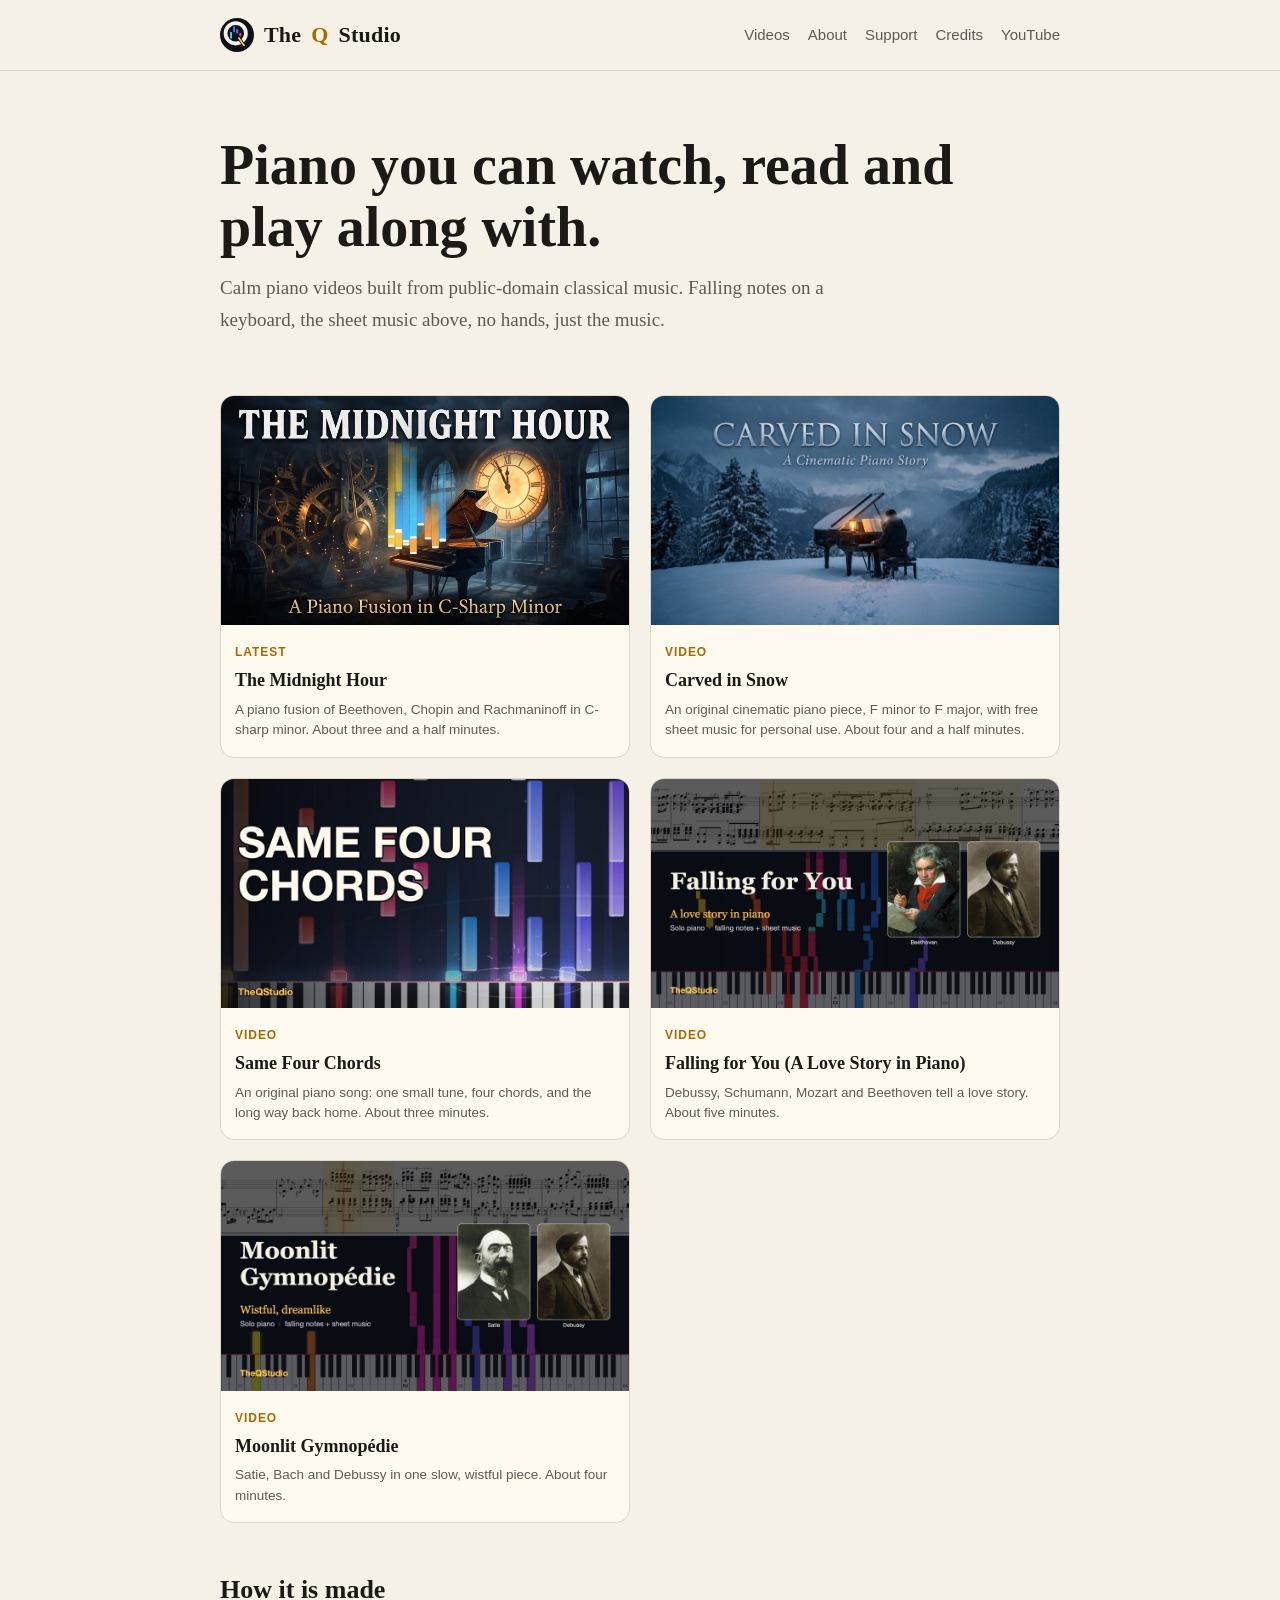
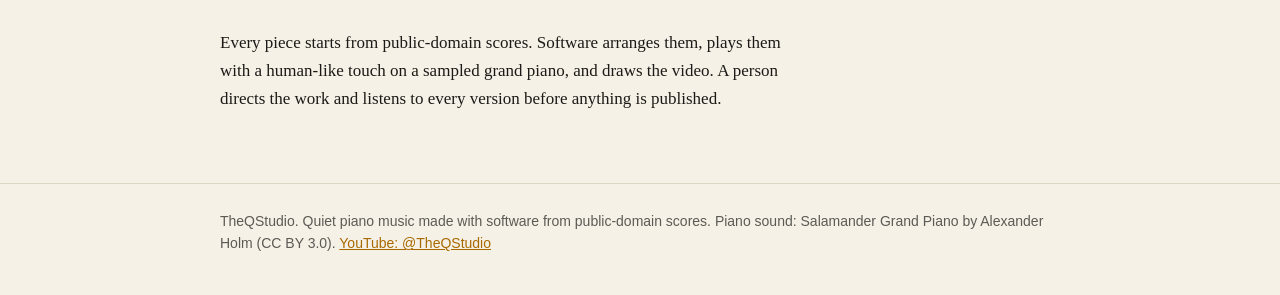
<file: index.html>
<!doctype html>
<html lang="en"><head><meta charset="utf-8"><meta name="viewport" content="width=device-width,initial-scale=1"><link rel="icon" type="image/svg+xml" href="assets/logo.svg"><link rel="icon" type="image/png" sizes="32x32" href="assets/favicon-32.png"><link rel="apple-touch-icon" href="assets/apple-touch-icon.png">
<title>TheQStudio | Piano with falling notes and sheet music</title><meta name="description" content="Quiet piano music videos: public-domain classical pieces arranged and played by software, with falling notes and sheet music.">
<meta name="robots" content="index,follow"><meta name="referrer" content="no-referrer">
<link rel="stylesheet" href="style.css"></head><body>
<header><div class="wrap"><a class="brand" href="index.html"><img src="assets/logo.svg" alt="" width="34" height="34">The<b>Q</b>Studio</a>
<nav><a href="index.html#videos">Videos</a><a href="about.html">About</a><a href="support.html">Support</a><a href="credits.html">Credits</a><a href="https://www.youtube.com/@TheQStudio" rel="noopener">YouTube</a></nav></div></header>
<main class="wrap">
<section class="hero"><h1>Piano you can watch, read and play along with.</h1>
<p>Calm piano videos built from public-domain classical music. Falling notes on a keyboard, the sheet music above, no hands, just the music.</p></section>
<section id="videos" class="grid"><a class="card" href="videos/midnight-hour.html"><img src="assets/midnight-hour.jpg" alt="A clock tower and a piano"><div><span class="tag">Latest</span><h2>The Midnight Hour</h2><p>A piano fusion of Beethoven, Chopin and Rachmaninoff in C-sharp minor. About three and a half minutes.</p></div></a><a class="card" href="videos/carved-in-snow.html"><img src="assets/carved-in-snow.jpg" alt="A piano in a snowy mountain valley at dusk"><div><span class="tag">Video</span><h2>Carved in Snow</h2><p>An original cinematic piano piece, F minor to F major, with free sheet music for personal use. About four and a half minutes.</p></div></a><a class="card" href="videos/same-four-chords.html"><img src="assets/same-four-chords.jpg" alt="Same Four Chords: falling piano notes over a keyboard"><div><span class="tag">Video</span><h2>Same Four Chords</h2><p>An original piano song: one small tune, four chords, and the long way back home. About three minutes.</p></div></a>
<a class="card" href="videos/falling-for-you.html"><img src="assets/falling-for-you.jpg" alt="Falling for You: falling notes over a keyboard with portraits of Beethoven and Debussy"><div><span class="tag">Video</span><h2>Falling for You (A Love Story in Piano)</h2><p>Debussy, Schumann, Mozart and Beethoven tell a love story. About five minutes.</p></div></a>
<a class="card" href="videos/moonlit-gymnopedie.html"><img src="assets/moonlit-gymnopedie.jpg" alt="Moonlit Gymnopédie: portraits of Satie and Debussy over falling piano notes"><div><span class="tag">Video</span><h2>Moonlit Gymnopédie</h2><p>Satie, Bach and Debussy in one slow, wistful piece. About four minutes.</p></div></a>
</section>
<h2 class="s">How it is made</h2>
<p>Every piece starts from public-domain scores. Software arranges them, plays them with a human-like touch on a sampled grand piano, and draws the video. A person directs the work and listens to every version before anything is published.</p>
</main><footer><div class="wrap">TheQStudio. Quiet piano music made with software from public-domain scores. Piano sound: Salamander Grand Piano by Alexander Holm (CC BY 3.0). <a href="https://www.youtube.com/@TheQStudio" rel="noopener">YouTube: @TheQStudio</a></div></footer></body></html>
</file>
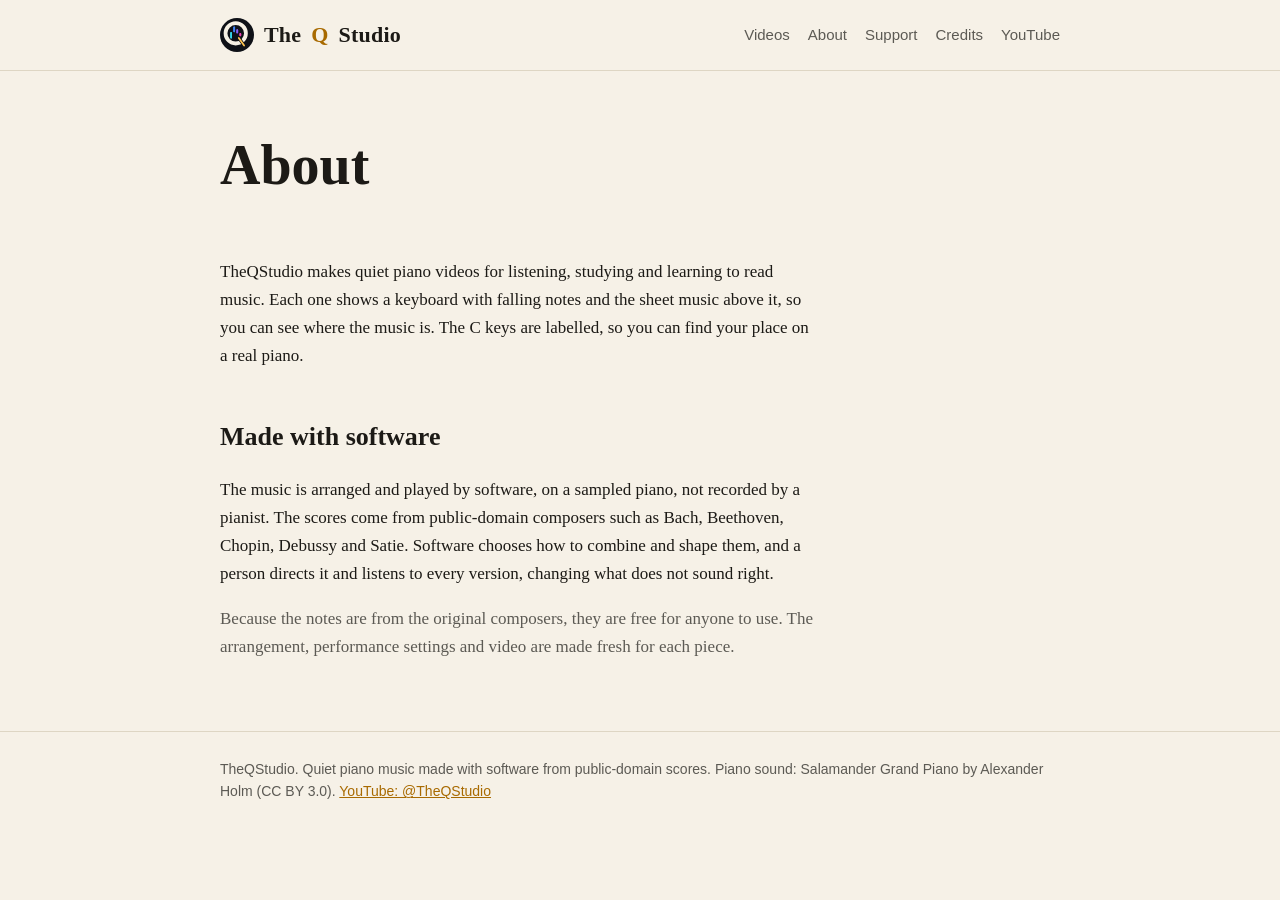
<file: about.html>
<!doctype html>
<html lang="en"><head><meta charset="utf-8"><meta name="viewport" content="width=device-width,initial-scale=1"><link rel="icon" type="image/svg+xml" href="assets/logo.svg"><link rel="icon" type="image/png" sizes="32x32" href="assets/favicon-32.png"><link rel="apple-touch-icon" href="assets/apple-touch-icon.png">
<title>About | TheQStudio</title><meta name="description" content="What TheQStudio is and how the music is made.">
<meta name="robots" content="index,follow"><meta name="referrer" content="no-referrer">
<link rel="stylesheet" href="style.css"></head><body>
<header><div class="wrap"><a class="brand" href="index.html"><img src="assets/logo.svg" alt="" width="34" height="34">The<b>Q</b>Studio</a>
<nav><a href="index.html#videos">Videos</a><a href="about.html">About</a><a href="support.html">Support</a><a href="credits.html">Credits</a><a href="https://www.youtube.com/@TheQStudio" rel="noopener">YouTube</a></nav></div></header>
<main class="wrap">
<section class="hero"><h1>About</h1></section>
<p>TheQStudio makes quiet piano videos for listening, studying and learning to read music. Each one shows a keyboard with falling notes and the sheet music above it, so you can see where the music is. The C keys are labelled, so you can find your place on a real piano.</p>
<h2 class="s">Made with software</h2>
<p>The music is arranged and played by software, on a sampled piano, not recorded by a pianist. The scores come from public-domain composers such as Bach, Beethoven, Chopin, Debussy and Satie. Software chooses how to combine and shape them, and a person directs it and listens to every version, changing what does not sound right.</p>
<p class="muted">Because the notes are from the original composers, they are free for anyone to use. The arrangement, performance settings and video are made fresh for each piece.</p>
</main><footer><div class="wrap">TheQStudio. Quiet piano music made with software from public-domain scores. Piano sound: Salamander Grand Piano by Alexander Holm (CC BY 3.0). <a href="https://www.youtube.com/@TheQStudio" rel="noopener">YouTube: @TheQStudio</a></div></footer></body></html>
</file>
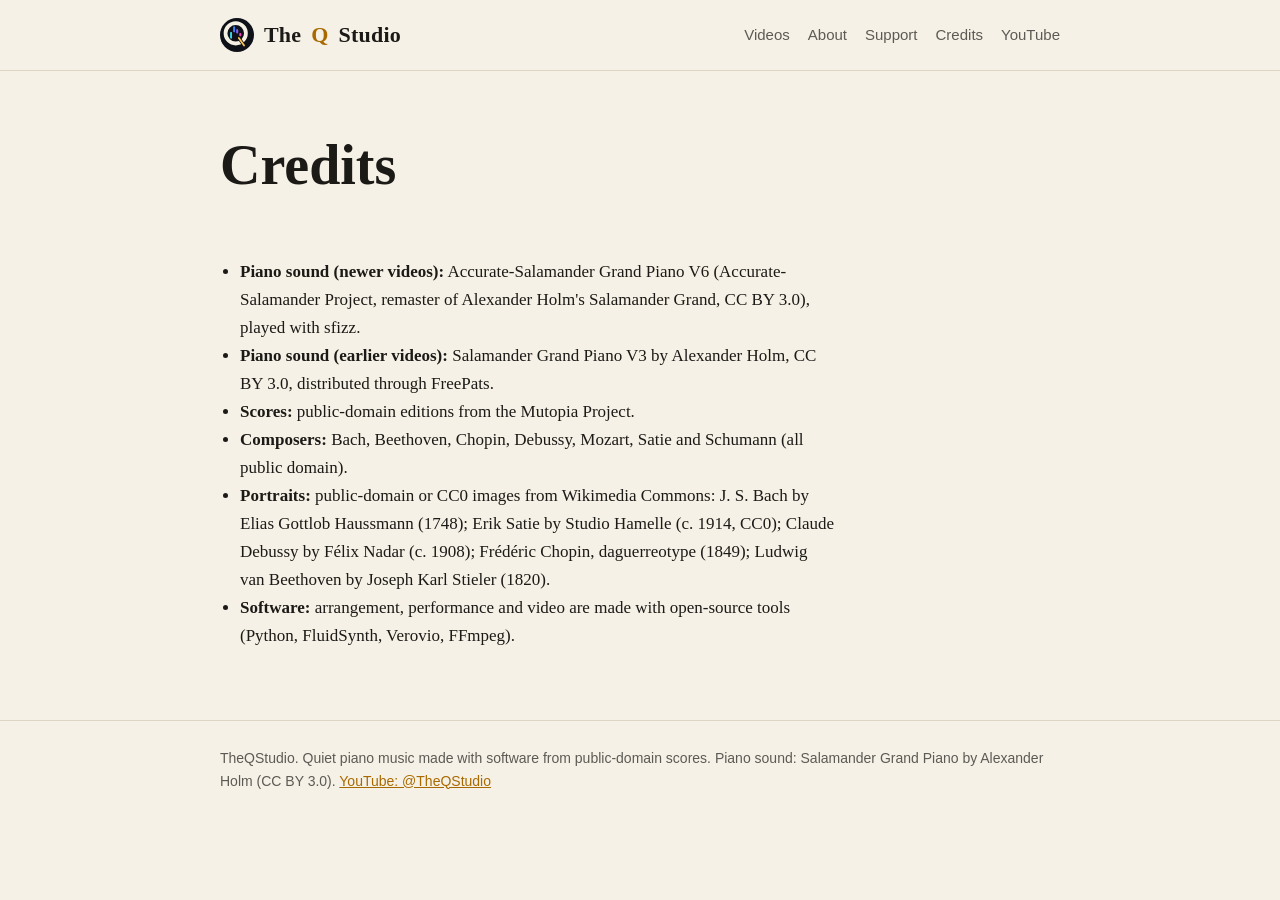
<file: credits.html>
<!doctype html>
<html lang="en"><head><meta charset="utf-8"><meta name="viewport" content="width=device-width,initial-scale=1"><link rel="icon" type="image/svg+xml" href="assets/logo.svg"><link rel="icon" type="image/png" sizes="32x32" href="assets/favicon-32.png"><link rel="apple-touch-icon" href="assets/apple-touch-icon.png">
<title>Credits | TheQStudio</title><meta name="description" content="Sources, licences and credits.">
<meta name="robots" content="index,follow"><meta name="referrer" content="no-referrer">
<link rel="stylesheet" href="style.css"></head><body>
<header><div class="wrap"><a class="brand" href="index.html"><img src="assets/logo.svg" alt="" width="34" height="34">The<b>Q</b>Studio</a>
<nav><a href="index.html#videos">Videos</a><a href="about.html">About</a><a href="support.html">Support</a><a href="credits.html">Credits</a><a href="https://www.youtube.com/@TheQStudio" rel="noopener">YouTube</a></nav></div></header>
<main class="wrap">
<section class="hero"><h1>Credits</h1></section>
<ul class="plain">
<li><b>Piano sound (newer videos):</b> Accurate-Salamander Grand Piano V6 (Accurate-Salamander Project, remaster of Alexander Holm's Salamander Grand, CC BY 3.0), played with sfizz.</li>
<li><b>Piano sound (earlier videos):</b> Salamander Grand Piano V3 by Alexander Holm, CC BY 3.0, distributed through FreePats.</li>
<li><b>Scores:</b> public-domain editions from the Mutopia Project.</li>
<li><b>Composers:</b> Bach, Beethoven, Chopin, Debussy, Mozart, Satie and Schumann (all public domain).</li>
<li><b>Portraits:</b> public-domain or CC0 images from Wikimedia Commons: J. S. Bach by Elias Gottlob Haussmann (1748); Erik Satie by Studio Hamelle (c. 1914, CC0); Claude Debussy by Félix Nadar (c. 1908); Frédéric Chopin, daguerreotype (1849); Ludwig van Beethoven by Joseph Karl Stieler (1820).</li>
<li><b>Software:</b> arrangement, performance and video are made with open-source tools (Python, FluidSynth, Verovio, FFmpeg).</li>
</ul>
</main><footer><div class="wrap">TheQStudio. Quiet piano music made with software from public-domain scores. Piano sound: Salamander Grand Piano by Alexander Holm (CC BY 3.0). <a href="https://www.youtube.com/@TheQStudio" rel="noopener">YouTube: @TheQStudio</a></div></footer></body></html>
</file>
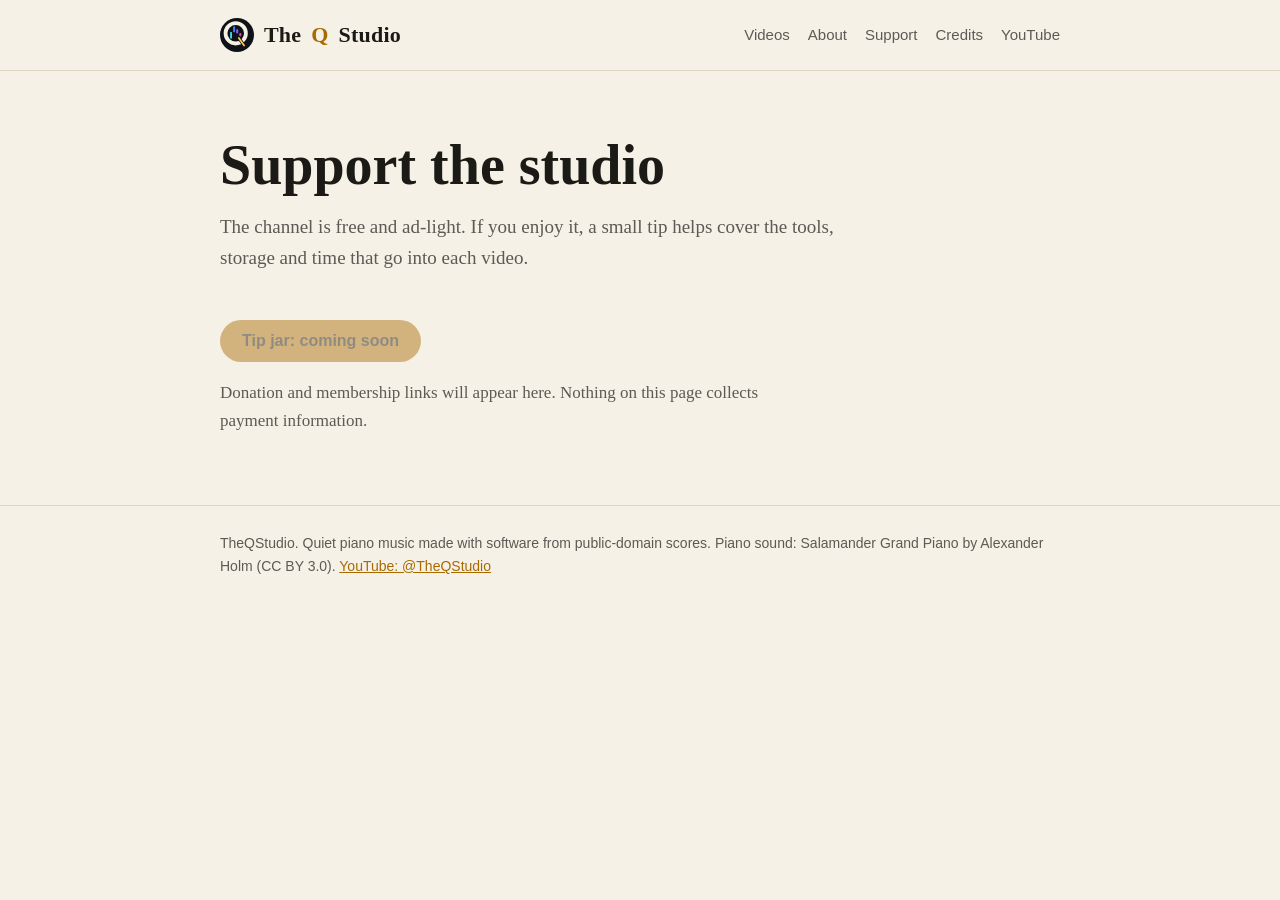
<file: support.html>
<!doctype html>
<html lang="en"><head><meta charset="utf-8"><meta name="viewport" content="width=device-width,initial-scale=1"><link rel="icon" type="image/svg+xml" href="assets/logo.svg"><link rel="icon" type="image/png" sizes="32x32" href="assets/favicon-32.png"><link rel="apple-touch-icon" href="assets/apple-touch-icon.png">
<title>Support | TheQStudio</title><meta name="description" content="Ways to support TheQStudio.">
<meta name="robots" content="index,follow"><meta name="referrer" content="no-referrer">
<link rel="stylesheet" href="style.css"></head><body>
<header><div class="wrap"><a class="brand" href="index.html"><img src="assets/logo.svg" alt="" width="34" height="34">The<b>Q</b>Studio</a>
<nav><a href="index.html#videos">Videos</a><a href="about.html">About</a><a href="support.html">Support</a><a href="credits.html">Credits</a><a href="https://www.youtube.com/@TheQStudio" rel="noopener">YouTube</a></nav></div></header>
<main class="wrap">
<section class="hero"><h1>Support the studio</h1>
<p>The channel is free and ad-light. If you enjoy it, a small tip helps cover the tools, storage and time that go into each video.</p></section>
<p><a class="btn" aria-disabled="true" href="#" tabindex="-1">Tip jar: coming soon</a></p>
<p class="muted">Donation and membership links will appear here. Nothing on this page collects payment information.</p>
</main><footer><div class="wrap">TheQStudio. Quiet piano music made with software from public-domain scores. Piano sound: Salamander Grand Piano by Alexander Holm (CC BY 3.0). <a href="https://www.youtube.com/@TheQStudio" rel="noopener">YouTube: @TheQStudio</a></div></footer></body></html>
</file>
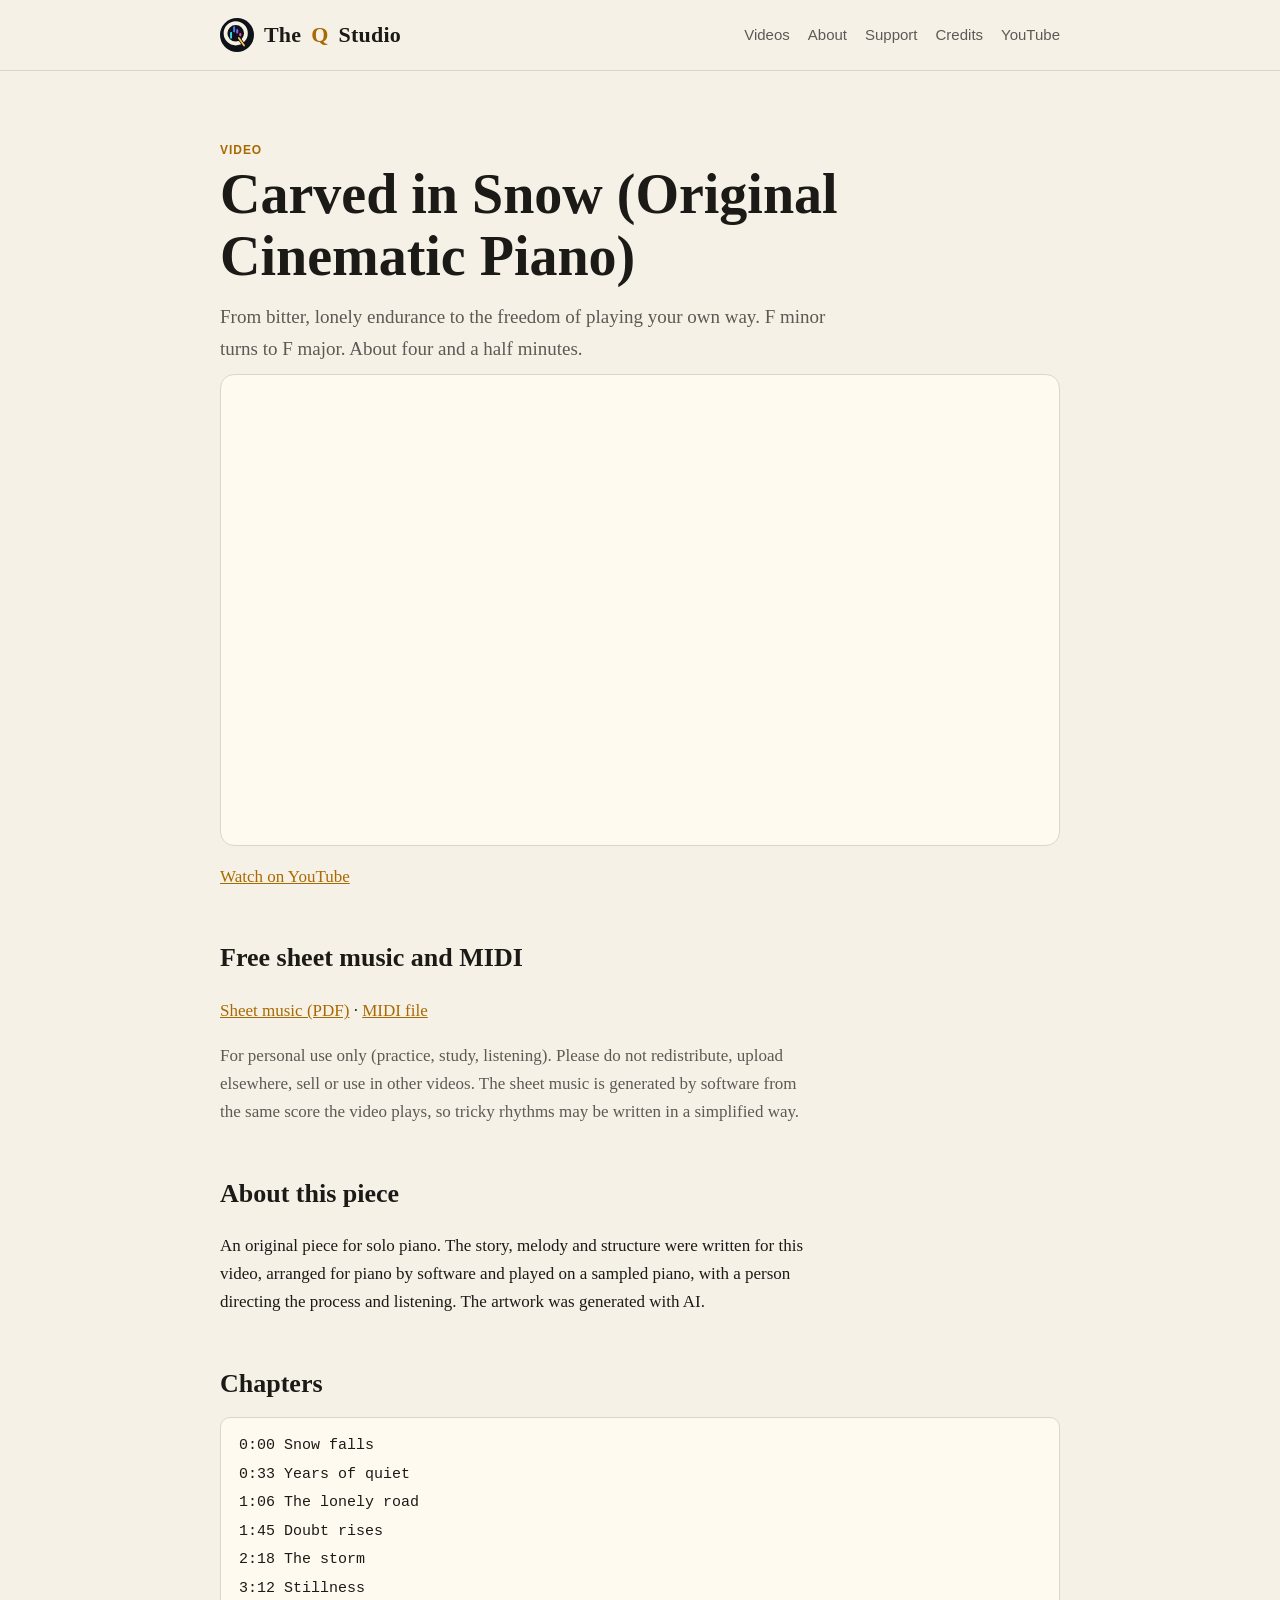
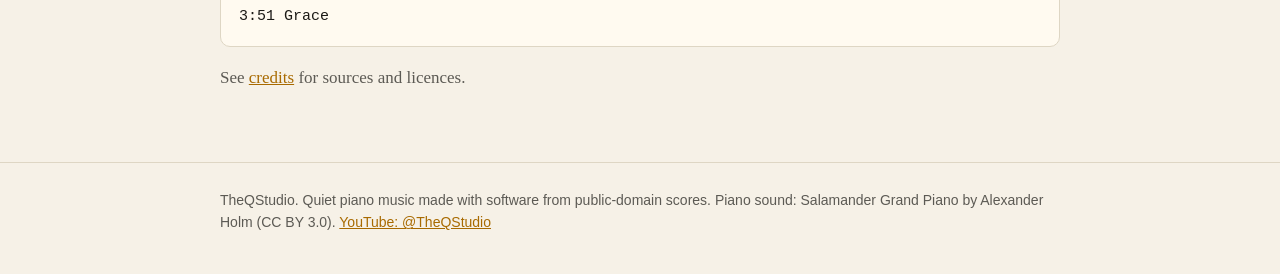
<file: videos/carved-in-snow.html>
<!doctype html>
<html lang="en"><head><meta charset="utf-8"><meta name="viewport" content="width=device-width,initial-scale=1"><link rel="icon" type="image/svg+xml" href="../assets/logo.svg"><link rel="icon" type="image/png" sizes="32x32" href="../assets/favicon-32.png"><link rel="apple-touch-icon" href="../assets/apple-touch-icon.png">
<title>Carved in Snow (Original Cinematic Piano) | TheQStudio</title><meta name="description" content="An original cinematic piano piece, F minor to F major, with falling notes and sheet music. Free sheet music and MIDI for personal use.">
<meta name="robots" content="index,follow"><meta name="referrer" content="no-referrer">
<link rel="stylesheet" href="../style.css"></head><body>
<header><div class="wrap"><a class="brand" href="../index.html"><img src="../assets/logo.svg" alt="" width="34" height="34">The<b>Q</b>Studio</a>
<nav><a href="../index.html#videos">Videos</a><a href="../about.html">About</a><a href="../support.html">Support</a><a href="../credits.html">Credits</a><a href="https://www.youtube.com/@TheQStudio" rel="noopener">YouTube</a></nav></div></header>
<main class="wrap">
<section class="hero" style="padding-bottom:10px"><span class="tag">Video</span><h1>Carved in Snow (Original Cinematic Piano)</h1>
<p>From bitter, lonely endurance to the freedom of playing your own way. F minor turns to F major. About four and a half minutes.</p></section>
<div class="video" id="player"><iframe src="https://www.youtube-nocookie.com/embed/B1h1dlBUPYU" title="Carved in Snow (Original Cinematic Piano)" allow="accelerometer; encrypted-media; picture-in-picture" allowfullscreen loading="lazy"></iframe></div>
<p class="muted"><a href="https://youtu.be/B1h1dlBUPYU" rel="noopener">Watch on YouTube</a></p>
<h2 class="s">Free sheet music and MIDI</h2>
<p><a href="../assets/Carved_in_Snow_sheet.pdf">Sheet music (PDF)</a> &middot; <a href="../assets/Carved_in_Snow.mid">MIDI file</a></p>
<p class="muted">For personal use only (practice, study, listening). Please do not redistribute, upload elsewhere, sell or use in other videos. The sheet music is generated by software from the same score the video plays, so tricky rhythms may be written in a simplified way.</p>
<h2 class="s">About this piece</h2>
<p>An original piece for solo piano. The story, melody and structure were written for this video, arranged for piano by software and played on a sampled piano, with a person directing the process and listening. The artwork was generated with AI.</p>
<h2 class="s">Chapters</h2>
<div class="chapters">0:00 Snow falls<br>0:33 Years of quiet<br>1:06 The lonely road<br>1:45 Doubt rises<br>2:18 The storm<br>3:12 Stillness<br>3:51 Grace</div>
<p class="muted">See <a href="../credits.html">credits</a> for sources and licences.</p>
</main><footer><div class="wrap">TheQStudio. Quiet piano music made with software from public-domain scores. Piano sound: Salamander Grand Piano by Alexander Holm (CC BY 3.0). <a href="https://www.youtube.com/@TheQStudio" rel="noopener">YouTube: @TheQStudio</a></div></footer></body></html>
</file>
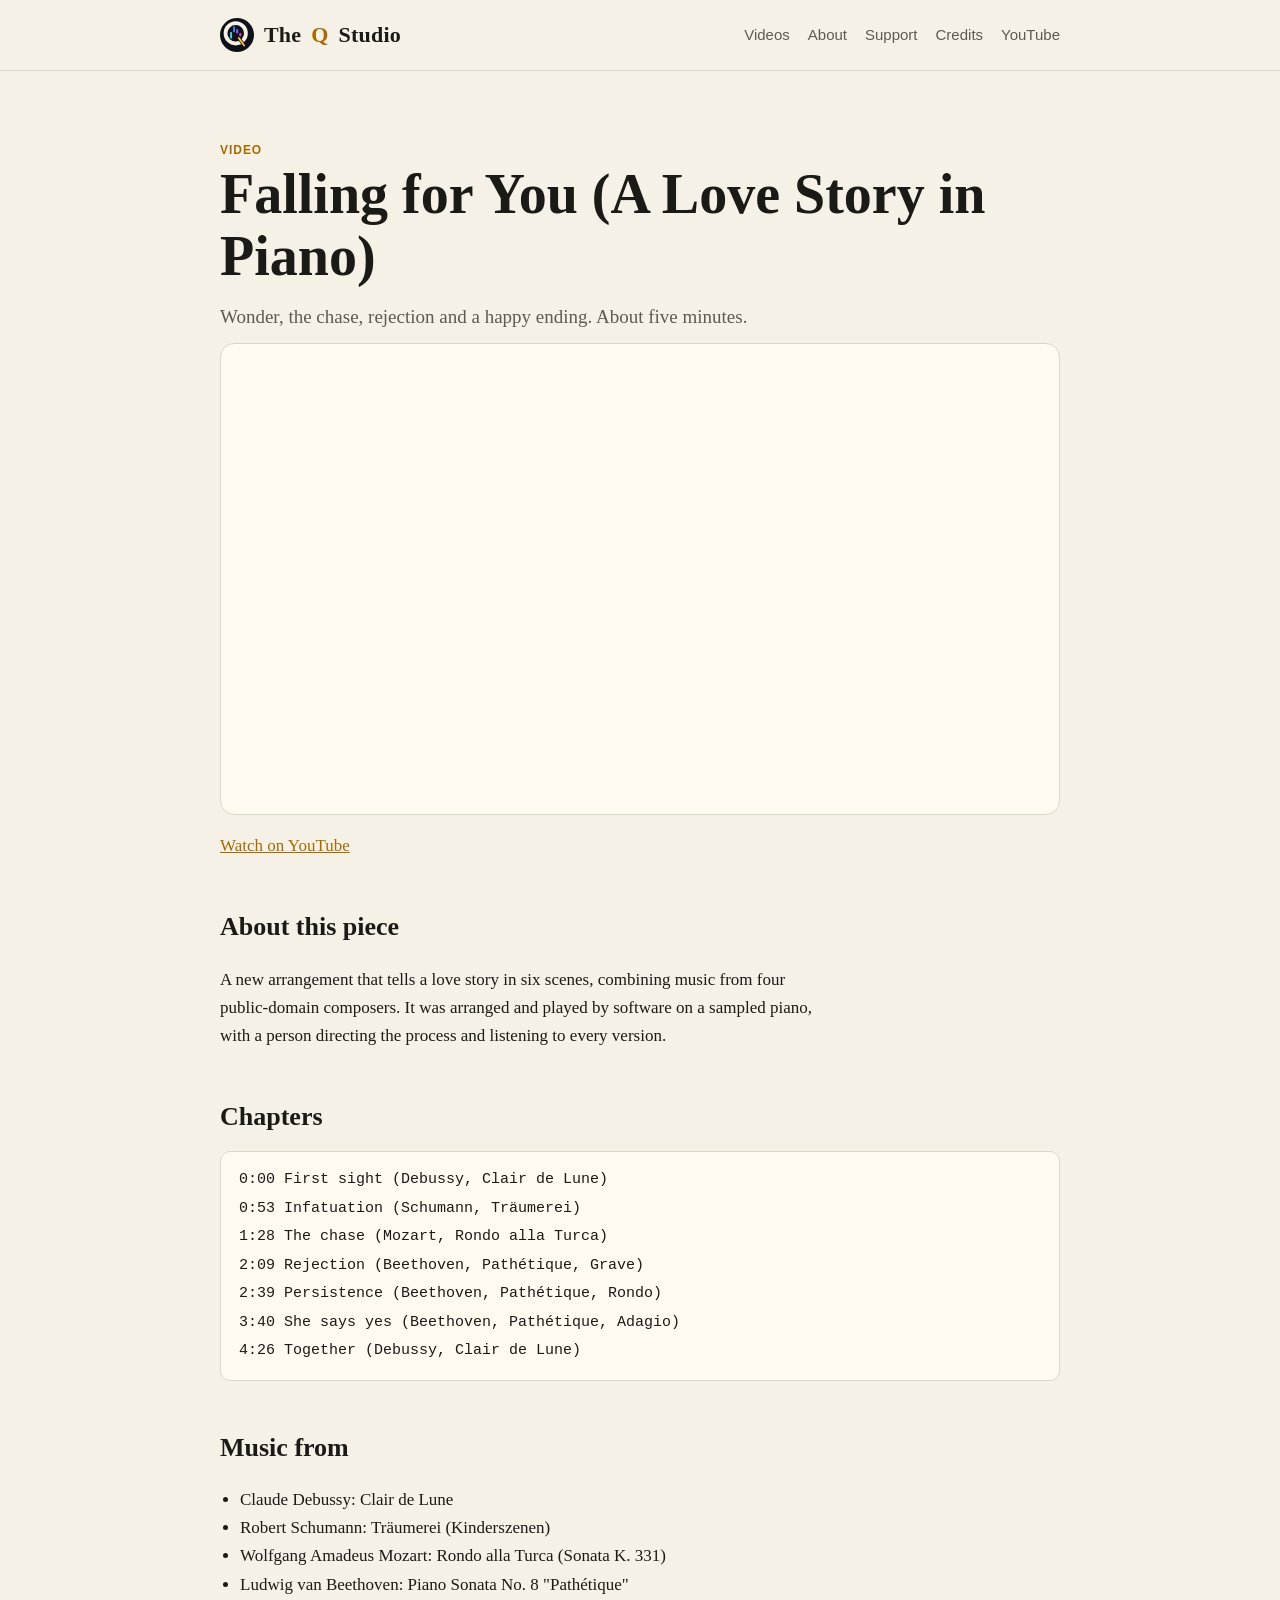
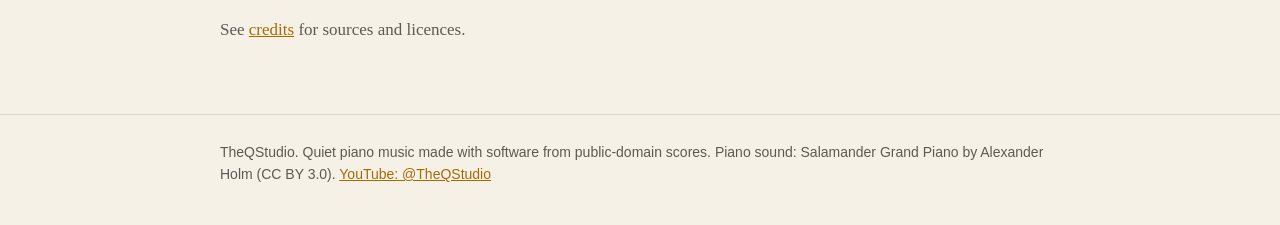
<file: videos/falling-for-you.html>
<!doctype html>
<html lang="en"><head><meta charset="utf-8"><meta name="viewport" content="width=device-width,initial-scale=1"><link rel="icon" type="image/svg+xml" href="../assets/logo.svg"><link rel="icon" type="image/png" sizes="32x32" href="../assets/favicon-32.png"><link rel="apple-touch-icon" href="../assets/apple-touch-icon.png">
<title>Falling for You (A Love Story in Piano) | TheQStudio</title><meta name="description" content="A love story told in piano: Debussy, Schumann, Mozart and Beethoven, with falling notes and sheet music.">
<meta name="robots" content="index,follow"><meta name="referrer" content="no-referrer">
<link rel="stylesheet" href="../style.css"></head><body>
<header><div class="wrap"><a class="brand" href="../index.html"><img src="../assets/logo.svg" alt="" width="34" height="34">The<b>Q</b>Studio</a>
<nav><a href="../index.html#videos">Videos</a><a href="../about.html">About</a><a href="../support.html">Support</a><a href="../credits.html">Credits</a><a href="https://www.youtube.com/@TheQStudio" rel="noopener">YouTube</a></nav></div></header>
<main class="wrap">
<section class="hero" style="padding-bottom:10px"><span class="tag">Video</span><h1>Falling for You (A Love Story in Piano)</h1>
<p>Wonder, the chase, rejection and a happy ending. About five minutes.</p></section>
<div class="video" id="player"><iframe src="https://www.youtube-nocookie.com/embed/BYd3v-eVH0Q" title="Falling for You (A Love Story in Piano)" allow="accelerometer; encrypted-media; picture-in-picture" allowfullscreen loading="lazy"></iframe></div>
<p class="muted"><a href="https://youtu.be/BYd3v-eVH0Q" rel="noopener">Watch on YouTube</a></p>
<h2 class="s">About this piece</h2>
<p>A new arrangement that tells a love story in six scenes, combining music from four public-domain composers. It was arranged and played by software on a sampled piano, with a person directing the process and listening to every version.</p>
<h2 class="s">Chapters</h2>
<div class="chapters">0:00 First sight (Debussy, Clair de Lune)<br>0:53 Infatuation (Schumann, Träumerei)<br>1:28 The chase (Mozart, Rondo alla Turca)<br>2:09 Rejection (Beethoven, Pathétique, Grave)<br>2:39 Persistence (Beethoven, Pathétique, Rondo)<br>3:40 She says yes (Beethoven, Pathétique, Adagio)<br>4:26 Together (Debussy, Clair de Lune)</div>
<h2 class="s">Music from</h2>
<ul class="plain"><li>Claude Debussy: Clair de Lune</li><li>Robert Schumann: Träumerei (Kinderszenen)</li><li>Wolfgang Amadeus Mozart: Rondo alla Turca (Sonata K. 331)</li><li>Ludwig van Beethoven: Piano Sonata No. 8 "Pathétique"</li></ul>
<p class="muted">See <a href="../credits.html">credits</a> for sources and licences.</p>
</main><footer><div class="wrap">TheQStudio. Quiet piano music made with software from public-domain scores. Piano sound: Salamander Grand Piano by Alexander Holm (CC BY 3.0). <a href="https://www.youtube.com/@TheQStudio" rel="noopener">YouTube: @TheQStudio</a></div></footer></body></html>
</file>
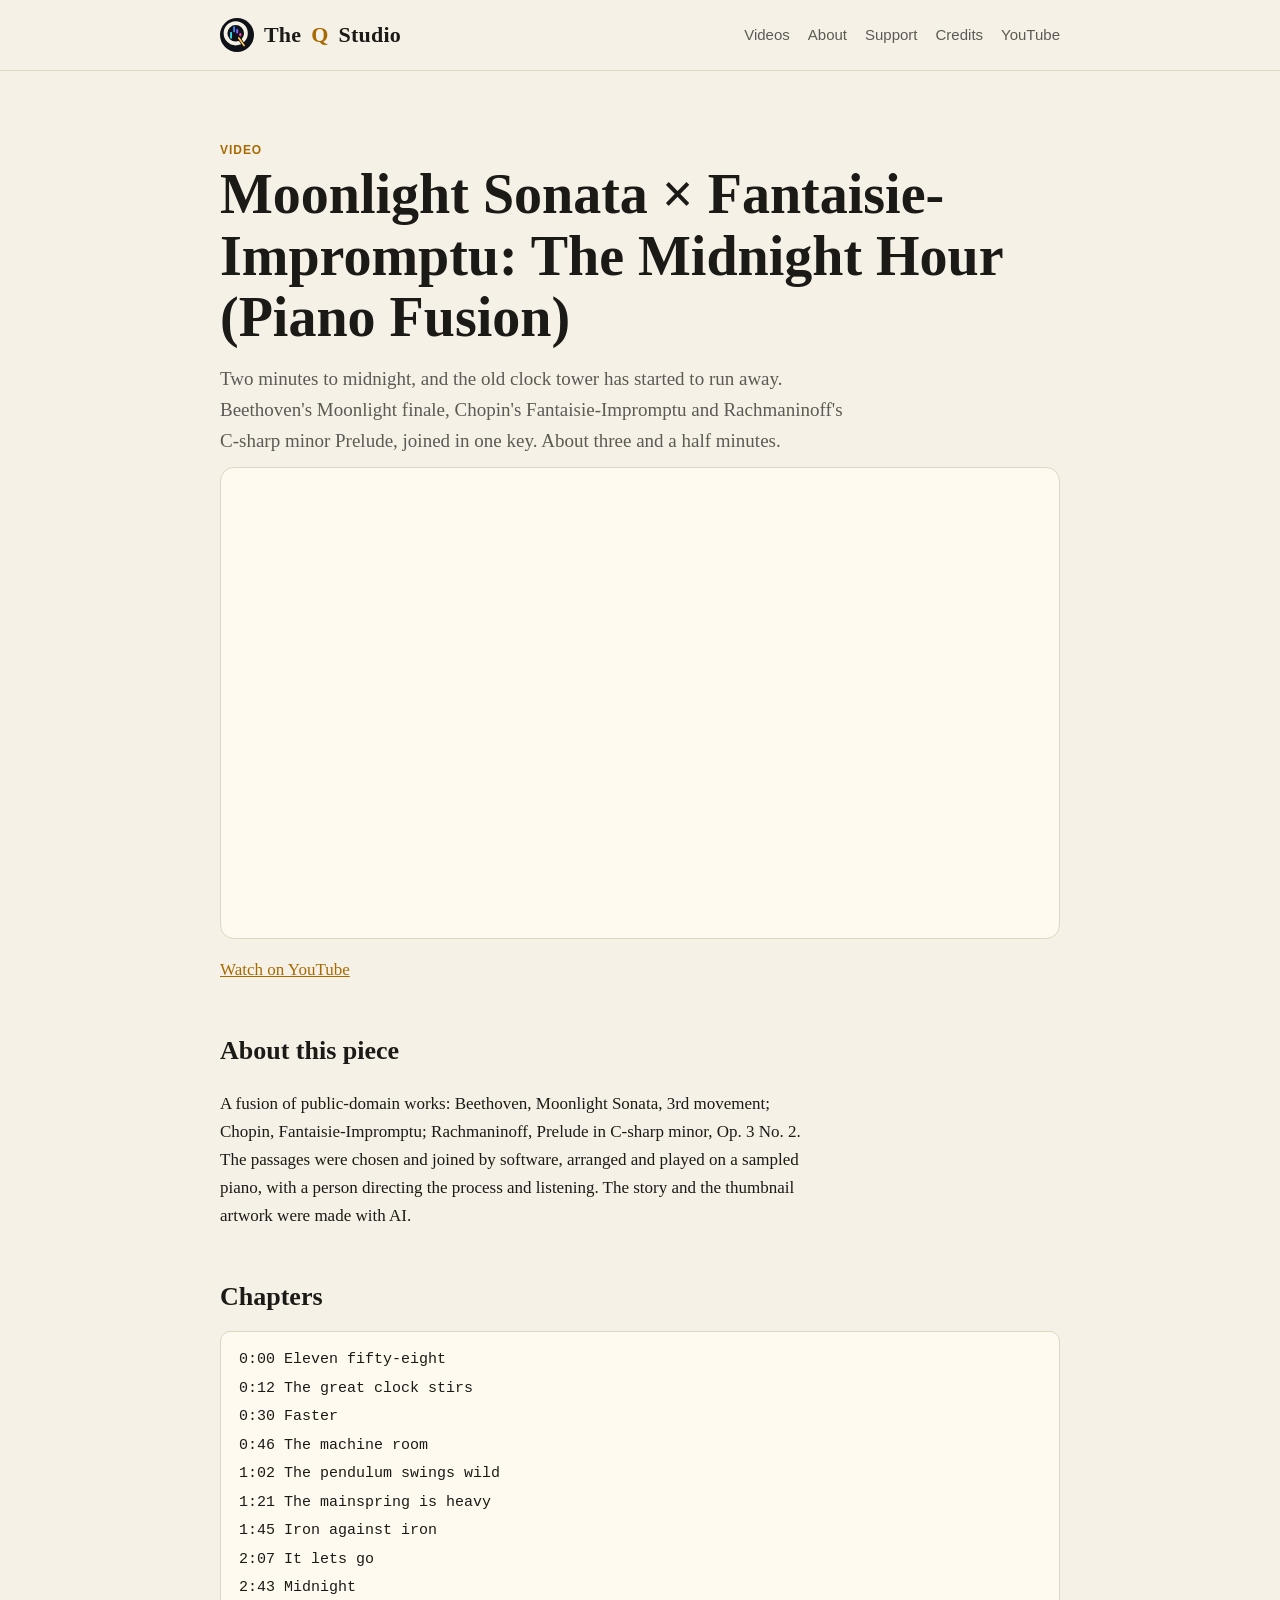
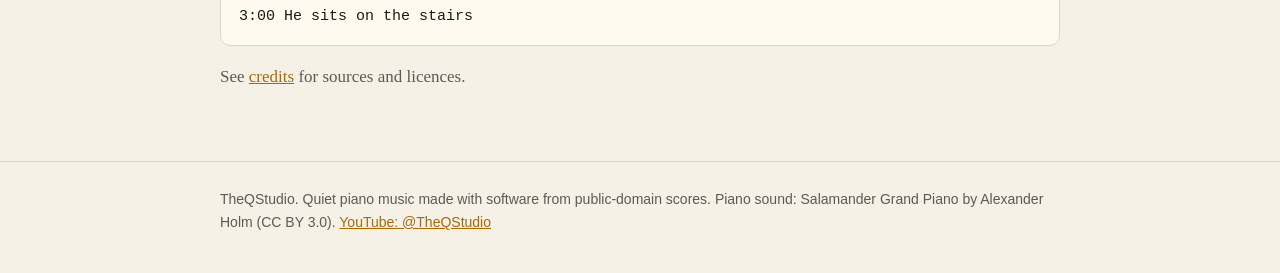
<file: videos/midnight-hour.html>
<!doctype html>
<html lang="en"><head><meta charset="utf-8"><meta name="viewport" content="width=device-width,initial-scale=1"><link rel="icon" type="image/svg+xml" href="../assets/logo.svg"><link rel="icon" type="image/png" sizes="32x32" href="../assets/favicon-32.png"><link rel="apple-touch-icon" href="../assets/apple-touch-icon.png">
<title>Moonlight Sonata × Fantaisie-Impromptu: The Midnight Hour (Piano Fusion) | TheQStudio</title><meta name="description" content="A piano fusion of Beethoven, Chopin and Rachmaninoff in C-sharp minor, with falling notes and sheet music.">
<meta name="robots" content="index,follow"><meta name="referrer" content="no-referrer">
<link rel="stylesheet" href="../style.css"></head><body>
<header><div class="wrap"><a class="brand" href="../index.html"><img src="../assets/logo.svg" alt="" width="34" height="34">The<b>Q</b>Studio</a>
<nav><a href="../index.html#videos">Videos</a><a href="../about.html">About</a><a href="../support.html">Support</a><a href="../credits.html">Credits</a><a href="https://www.youtube.com/@TheQStudio" rel="noopener">YouTube</a></nav></div></header>
<main class="wrap">
<section class="hero" style="padding-bottom:10px"><span class="tag">Video</span><h1>Moonlight Sonata × Fantaisie-Impromptu: The Midnight Hour (Piano Fusion)</h1>
<p>Two minutes to midnight, and the old clock tower has started to run away. Beethoven's Moonlight finale, Chopin's Fantaisie-Impromptu and Rachmaninoff's C-sharp minor Prelude, joined in one key. About three and a half minutes.</p></section>
<div class="video" id="player"><iframe src="https://www.youtube-nocookie.com/embed/GR_y4PT7OpM" title="Moonlight Sonata × Fantaisie-Impromptu: The Midnight Hour (Piano Fusion)" allow="accelerometer; encrypted-media; picture-in-picture" allowfullscreen loading="lazy"></iframe></div>
<p class="muted"><a href="https://youtu.be/GR_y4PT7OpM" rel="noopener">Watch on YouTube</a></p>
<h2 class="s">About this piece</h2>
<p>A fusion of public-domain works: Beethoven, Moonlight Sonata, 3rd movement; Chopin, Fantaisie-Impromptu; Rachmaninoff, Prelude in C-sharp minor, Op. 3 No. 2. The passages were chosen and joined by software, arranged and played on a sampled piano, with a person directing the process and listening. The story and the thumbnail artwork were made with AI.</p>
<h2 class="s">Chapters</h2>
<div class="chapters">0:00 Eleven fifty-eight<br>0:12 The great clock stirs<br>0:30 Faster<br>0:46 The machine room<br>1:02 The pendulum swings wild<br>1:21 The mainspring is heavy<br>1:45 Iron against iron<br>2:07 It lets go<br>2:43 Midnight<br>3:00 He sits on the stairs</div>
<p class="muted">See <a href="../credits.html">credits</a> for sources and licences.</p>
</main><footer><div class="wrap">TheQStudio. Quiet piano music made with software from public-domain scores. Piano sound: Salamander Grand Piano by Alexander Holm (CC BY 3.0). <a href="https://www.youtube.com/@TheQStudio" rel="noopener">YouTube: @TheQStudio</a></div></footer></body></html>
</file>
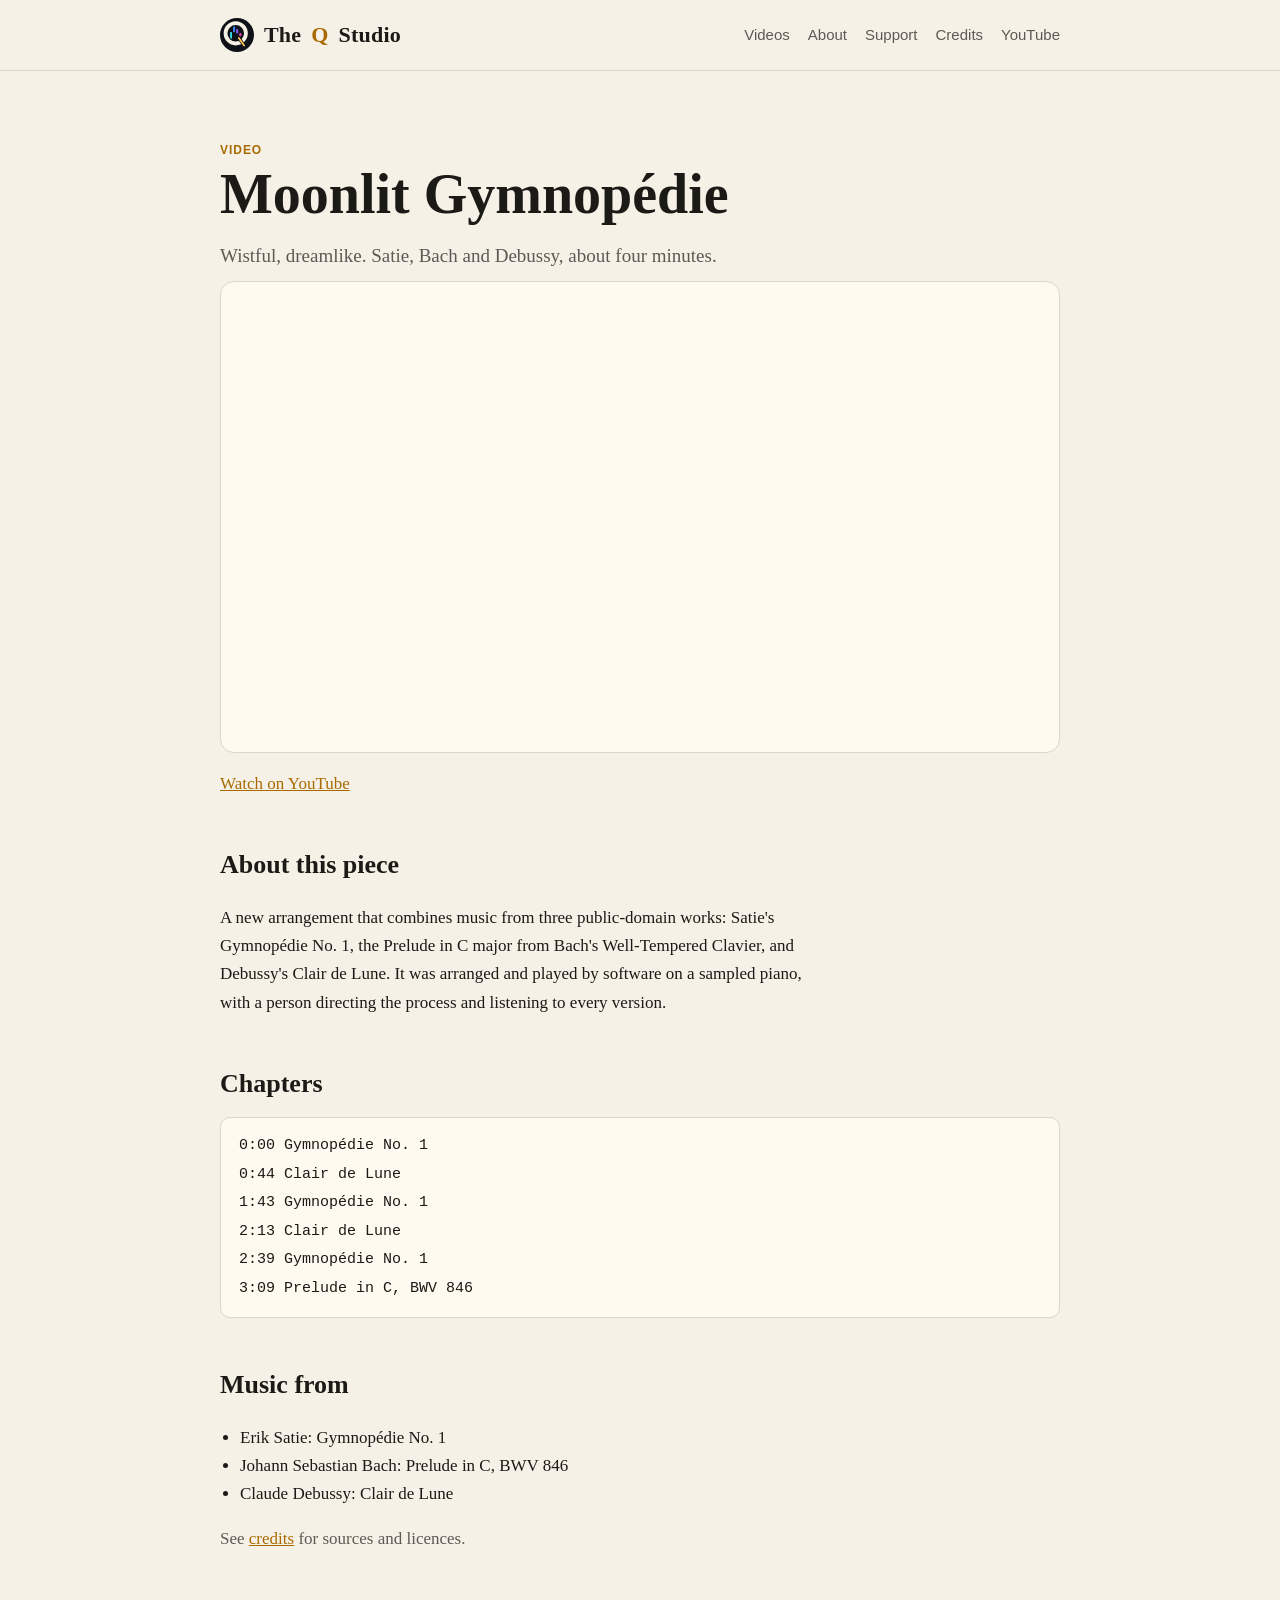
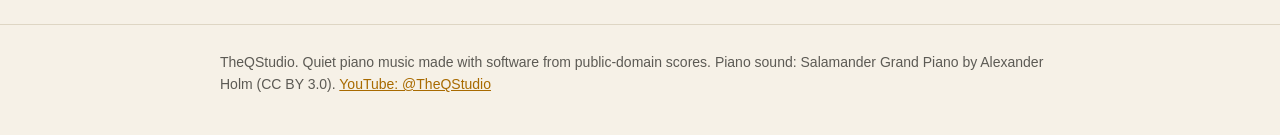
<file: videos/moonlit-gymnopedie.html>
<!doctype html>
<html lang="en"><head><meta charset="utf-8"><meta name="viewport" content="width=device-width,initial-scale=1"><link rel="icon" type="image/svg+xml" href="../assets/logo.svg"><link rel="icon" type="image/png" sizes="32x32" href="../assets/favicon-32.png"><link rel="apple-touch-icon" href="../assets/apple-touch-icon.png">
<title>Moonlit Gymnopédie | TheQStudio</title><meta name="description" content="A slow piano fusion of Satie, Bach and Debussy, with falling notes and sheet music.">
<meta name="robots" content="index,follow"><meta name="referrer" content="no-referrer">
<link rel="stylesheet" href="../style.css"></head><body>
<header><div class="wrap"><a class="brand" href="../index.html"><img src="../assets/logo.svg" alt="" width="34" height="34">The<b>Q</b>Studio</a>
<nav><a href="../index.html#videos">Videos</a><a href="../about.html">About</a><a href="../support.html">Support</a><a href="../credits.html">Credits</a><a href="https://www.youtube.com/@TheQStudio" rel="noopener">YouTube</a></nav></div></header>
<main class="wrap">
<section class="hero" style="padding-bottom:10px"><span class="tag">Video</span><h1>Moonlit Gymnopédie</h1>
<p>Wistful, dreamlike. Satie, Bach and Debussy, about four minutes.</p></section>
<div class="video" id="player"><iframe src="https://www.youtube-nocookie.com/embed/X8lDxlISfcI" title="Moonlit Gymnopédie" allow="accelerometer; encrypted-media; picture-in-picture" allowfullscreen loading="lazy"></iframe></div>
<p class="muted"><a href="https://youtu.be/X8lDxlISfcI" rel="noopener">Watch on YouTube</a></p>
<h2 class="s">About this piece</h2>
<p>A new arrangement that combines music from three public-domain works: Satie's Gymnopédie No. 1, the Prelude in C major from Bach's Well-Tempered Clavier, and Debussy's Clair de Lune. It was arranged and played by software on a sampled piano, with a person directing the process and listening to every version.</p>
<h2 class="s">Chapters</h2>
<div class="chapters">0:00 Gymnopédie No. 1<br>0:44 Clair de Lune<br>1:43 Gymnopédie No. 1<br>2:13 Clair de Lune<br>2:39 Gymnopédie No. 1<br>3:09 Prelude in C, BWV 846</div>
<h2 class="s">Music from</h2>
<ul class="plain"><li>Erik Satie: Gymnopédie No. 1</li><li>Johann Sebastian Bach: Prelude in C, BWV 846</li><li>Claude Debussy: Clair de Lune</li></ul>
<p class="muted">See <a href="../credits.html">credits</a> for sources and licences.</p>
</main><footer><div class="wrap">TheQStudio. Quiet piano music made with software from public-domain scores. Piano sound: Salamander Grand Piano by Alexander Holm (CC BY 3.0). <a href="https://www.youtube.com/@TheQStudio" rel="noopener">YouTube: @TheQStudio</a></div></footer></body></html>
</file>
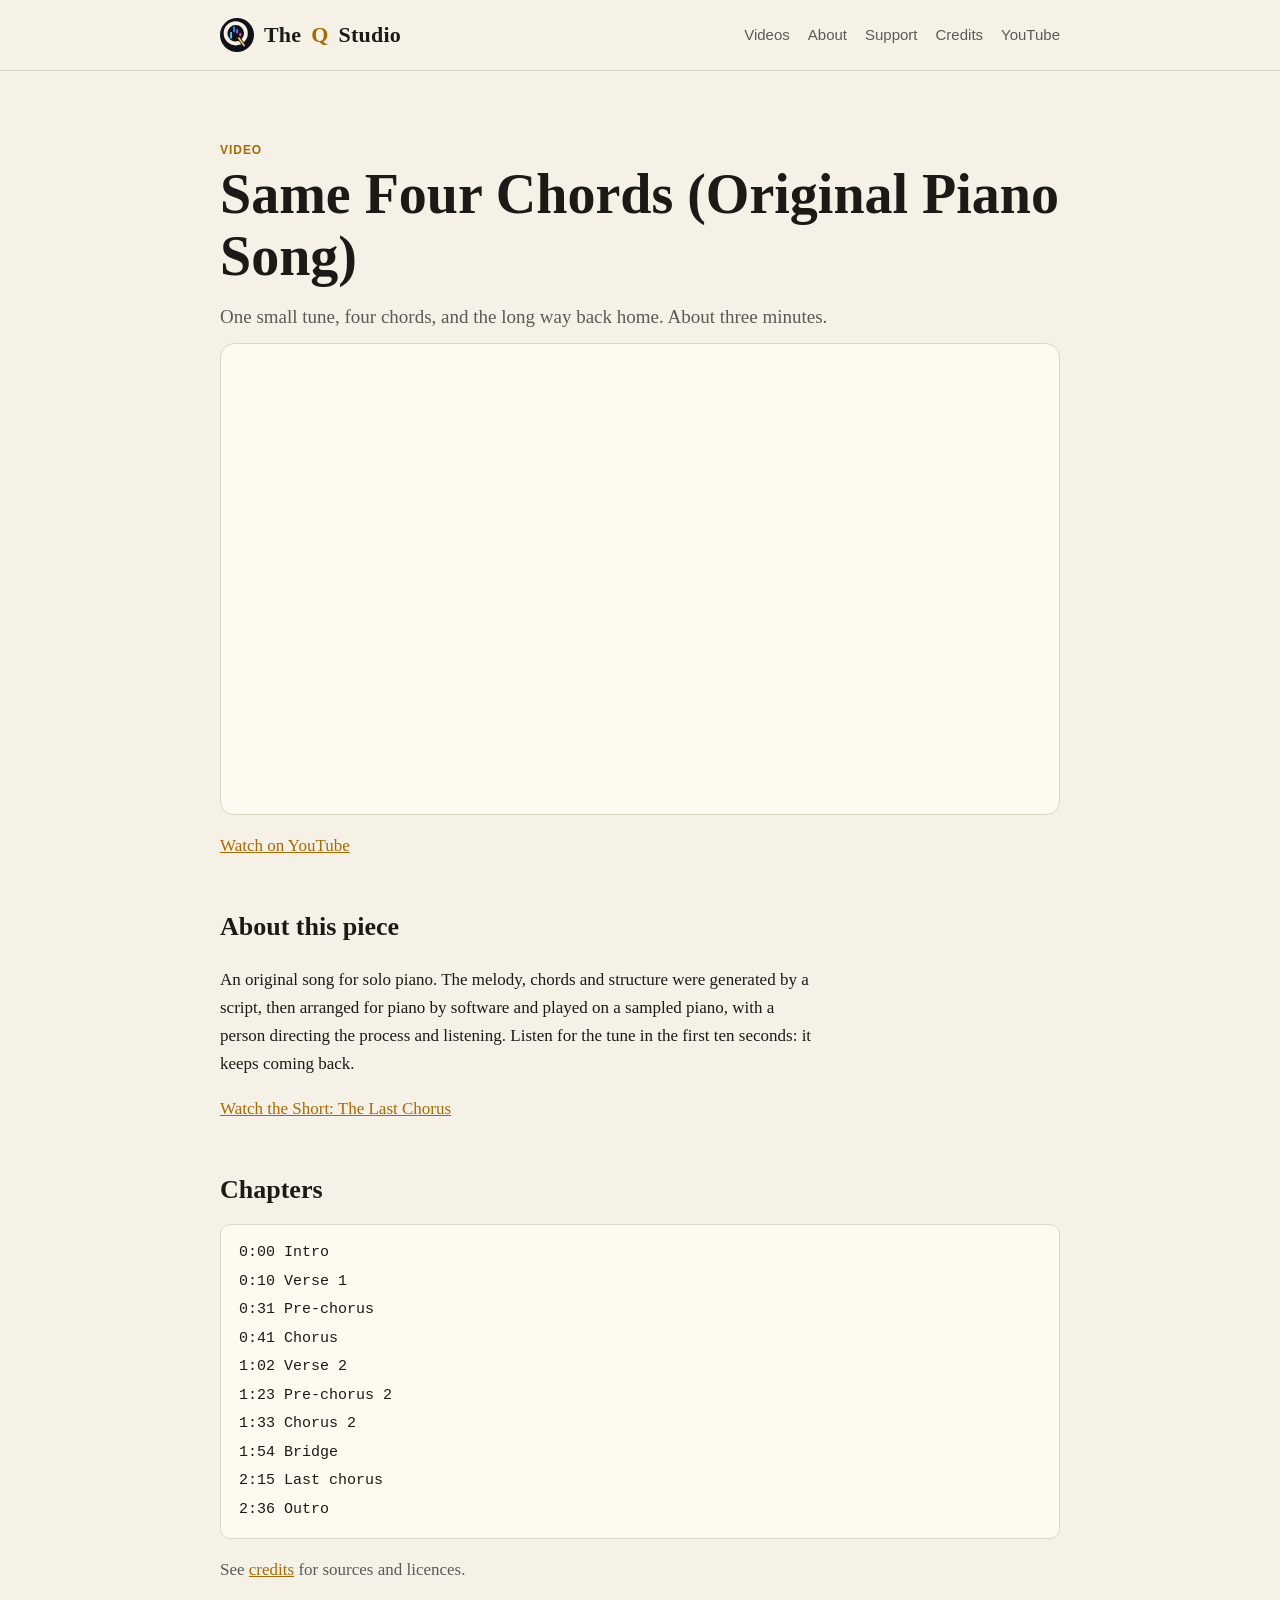
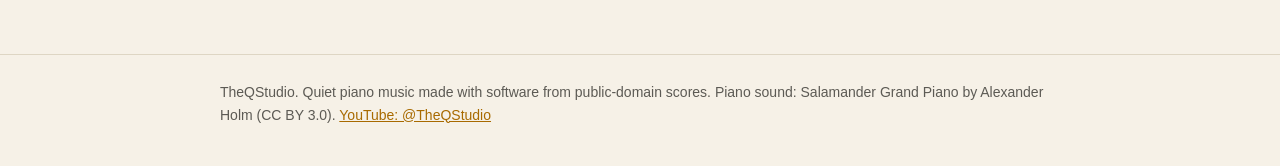
<file: videos/same-four-chords.html>
<!doctype html>
<html lang="en"><head><meta charset="utf-8"><meta name="viewport" content="width=device-width,initial-scale=1"><link rel="icon" type="image/svg+xml" href="../assets/logo.svg"><link rel="icon" type="image/png" sizes="32x32" href="../assets/favicon-32.png"><link rel="apple-touch-icon" href="../assets/apple-touch-icon.png">
<title>Same Four Chords (Original Piano Song) | TheQStudio</title><meta name="description" content="An original piano song built from one small tune and four chords, with falling notes and sheet music.">
<meta name="robots" content="index,follow"><meta name="referrer" content="no-referrer">
<link rel="stylesheet" href="../style.css"></head><body>
<header><div class="wrap"><a class="brand" href="../index.html"><img src="../assets/logo.svg" alt="" width="34" height="34">The<b>Q</b>Studio</a>
<nav><a href="../index.html#videos">Videos</a><a href="../about.html">About</a><a href="../support.html">Support</a><a href="../credits.html">Credits</a><a href="https://www.youtube.com/@TheQStudio" rel="noopener">YouTube</a></nav></div></header>
<main class="wrap">
<section class="hero" style="padding-bottom:10px"><span class="tag">Video</span><h1>Same Four Chords (Original Piano Song)</h1>
<p>One small tune, four chords, and the long way back home. About three minutes.</p></section>
<div class="video" id="player"><iframe src="https://www.youtube-nocookie.com/embed/g1-ahOD0XiA" title="Same Four Chords (Original Piano Song)" allow="accelerometer; encrypted-media; picture-in-picture" allowfullscreen loading="lazy"></iframe></div>
<p class="muted"><a href="https://youtu.be/g1-ahOD0XiA" rel="noopener">Watch on YouTube</a></p>
<h2 class="s">About this piece</h2>
<p>An original song for solo piano. The melody, chords and structure were generated by a script, then arranged for piano by software and played on a sampled piano, with a person directing the process and listening. Listen for the tune in the first ten seconds: it keeps coming back.</p>
<p class="muted"><a href="https://youtu.be/x1HZSZz44Sc" rel="noopener">Watch the Short: The Last Chorus</a></p>
<h2 class="s">Chapters</h2>
<div class="chapters">0:00 Intro<br>0:10 Verse 1<br>0:31 Pre-chorus<br>0:41 Chorus<br>1:02 Verse 2<br>1:23 Pre-chorus 2<br>1:33 Chorus 2<br>1:54 Bridge<br>2:15 Last chorus<br>2:36 Outro</div>
<p class="muted">See <a href="../credits.html">credits</a> for sources and licences.</p>
</main><footer><div class="wrap">TheQStudio. Quiet piano music made with software from public-domain scores. Piano sound: Salamander Grand Piano by Alexander Holm (CC BY 3.0). <a href="https://www.youtube.com/@TheQStudio" rel="noopener">YouTube: @TheQStudio</a></div></footer></body></html>
</file>
<file: style.css>
:root{--bg:#0b0e14;--panel:#121722;--ink:#f3eee2;--muted:#aab0c0;--gold:#ffc450;--line:#232a3a}
@media (prefers-color-scheme:light){:root{--bg:#f6f1e7;--panel:#fffaf0;--ink:#1c1a16;--muted:#5c5a54;--gold:#a86a00;--line:#ded6c4}}
*{box-sizing:border-box}html{scroll-behavior:smooth}
body{margin:0;background:var(--bg);color:var(--ink);font:17px/1.65 Georgia,"Times New Roman",serif}
a{color:var(--gold)}a:hover{text-decoration-thickness:2px}
.wrap{max-width:880px;margin:0 auto;padding:0 20px}
header{border-bottom:1px solid var(--line)}
header .wrap{display:flex;align-items:center;justify-content:space-between;gap:16px;padding-top:18px;padding-bottom:18px;flex-wrap:wrap}
.brand{display:inline-flex;align-items:center;gap:10px;font:700 22px/1 Georgia,serif;color:var(--ink);text-decoration:none;letter-spacing:.2px}.brand b{color:var(--gold)}
nav a{font:15px -apple-system,"Helvetica Neue",Arial,sans-serif;color:var(--muted);text-decoration:none;margin-left:18px}nav a:hover{color:var(--gold)}
.hero{padding:64px 0 30px}.hero h1{font-size:clamp(34px,6vw,56px);line-height:1.1;margin:0 0 14px}
.hero p{color:var(--muted);font-size:19px;max-width:640px;margin:0}
.card{display:block;background:var(--panel);border:1px solid var(--line);border-radius:14px;overflow:hidden;text-decoration:none;color:inherit;margin:30px 0}
.card img{width:100%;display:block;aspect-ratio:16/9;object-fit:cover}
.card div{padding:16px 20px 20px}.card h2{margin:0 0 4px;font-size:24px}.card p{margin:0;color:var(--muted);font:15px/1.5 -apple-system,"Helvetica Neue",Arial,sans-serif}
.tag{display:inline-block;font:600 12px/1 -apple-system,Arial,sans-serif;letter-spacing:.08em;text-transform:uppercase;color:var(--gold);margin-bottom:8px}
h2.s{font-size:26px;margin:46px 0 10px}p,li{max-width:70ch}
ul.plain{padding-left:20px}.muted{color:var(--muted)}
.chapters{font:15px/1.9 ui-monospace,Menlo,monospace;background:var(--panel);border:1px solid var(--line);border-radius:10px;padding:14px 18px;margin:12px 0}
.video{position:relative;aspect-ratio:16/9;background:var(--panel);border:1px solid var(--line);border-radius:14px;display:grid;place-items:center;text-align:center;padding:20px;color:var(--muted);font:16px -apple-system,Arial,sans-serif}
.video iframe{position:absolute;inset:0;width:100%;height:100%;border:0;border-radius:14px}
footer{border-top:1px solid var(--line);margin-top:70px;padding:26px 0 40px;color:var(--muted);font:14px/1.6 -apple-system,"Helvetica Neue",Arial,sans-serif}
.btn{display:inline-block;background:var(--gold);color:#16120a;text-decoration:none;font:700 16px -apple-system,Arial,sans-serif;padding:12px 22px;border-radius:999px}
.btn[aria-disabled=true]{opacity:.45;pointer-events:none}
.brand img{border-radius:50%}

.grid{display:grid;grid-template-columns:repeat(2,1fr);gap:20px;margin:30px 0}.grid .card{margin:0}.grid .card h2{font-size:18px}.grid .card p{font-size:13.5px}.grid .card div{padding:12px 14px 16px}
@media(max-width:520px){.grid{grid-template-columns:1fr}}
</file>
